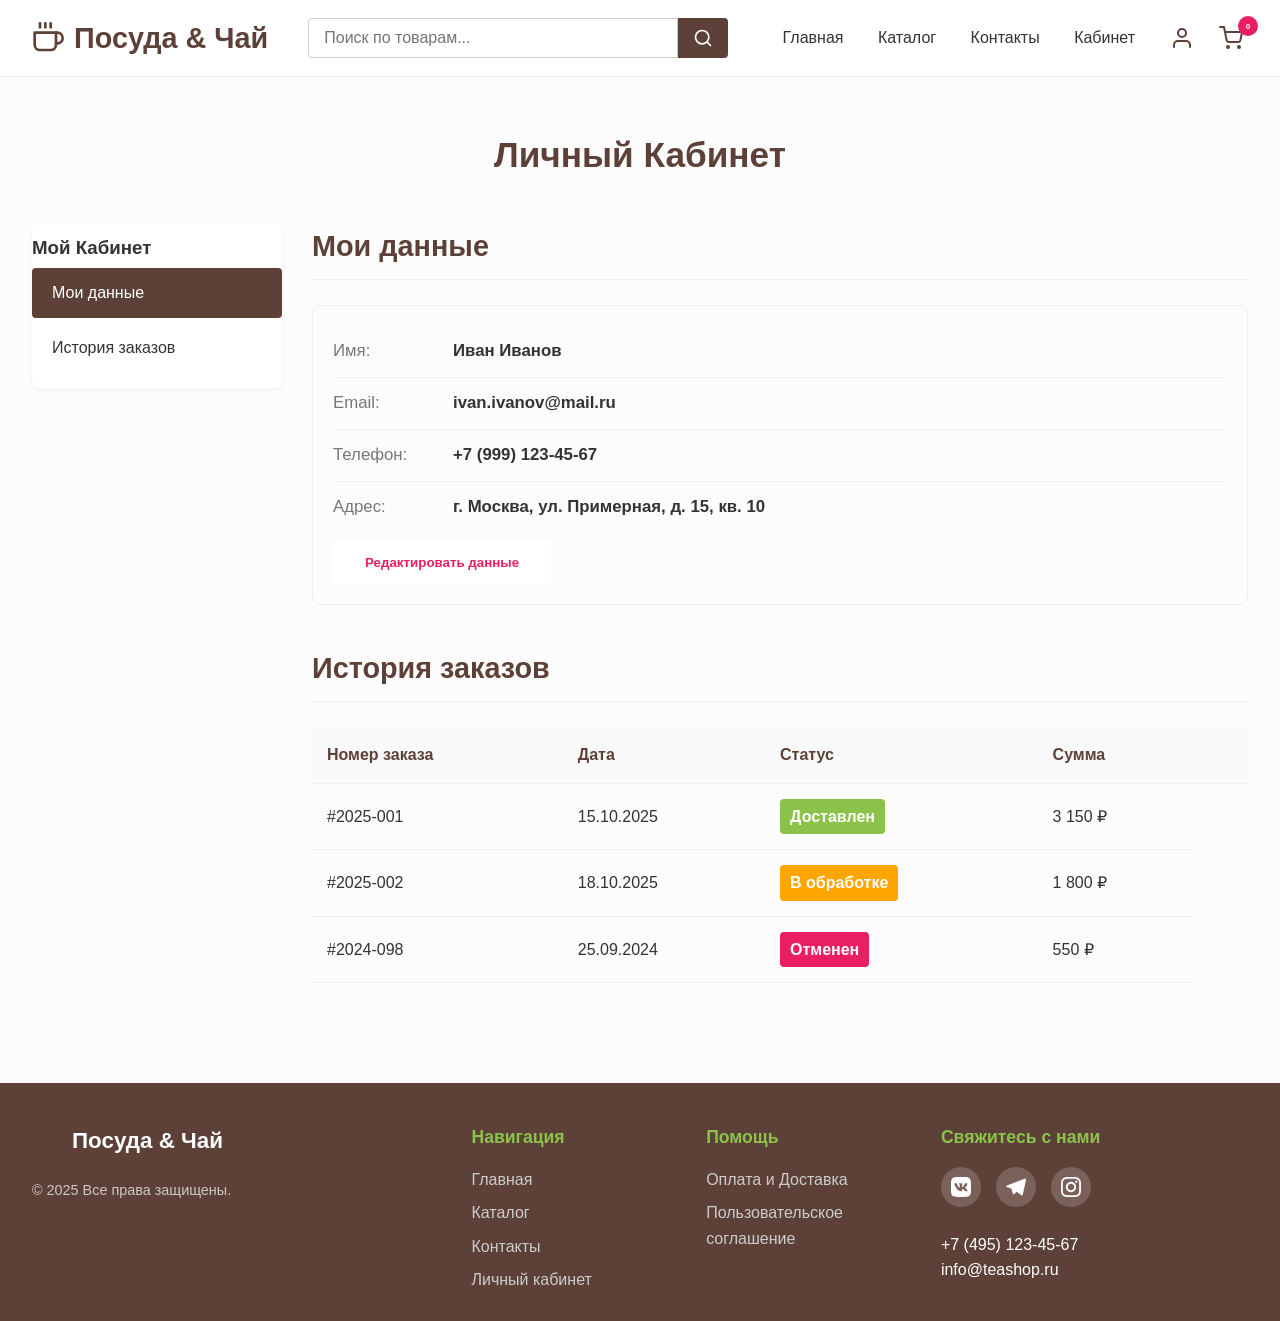
<file: account.html>
<!DOCTYPE html>
<html lang="ru">
<head>
    <meta charset="UTF-8">
    <meta name="viewport" content="width=device-width, initial-scale=1.0">
    <title>Личный Кабинет | Посуда и Чай</title>
    <link rel="stylesheet" href="style.css">
</head>
<body>
    <header>
        <div class="container header-content">
            <a href="index.html" class="logo-link">
                <h1 class="logo">
                    <img src="img/coffee.svg" alt="Логотип" class="logo-icon">
                    Посуда & Чай
                </h1>
            </a>
            
            <div class="search-bar">
                <input type="text" id="search-input-main" placeholder="Поиск по товарам...">
                <button id="search-btn-main">
                    <img src="img/search.svg" alt="Поиск">
                </button>
            </div>
            
            <nav class="main-nav">
                <a href="index.html">Главная</a>
                <a href="catalog.html">Каталог</a>
                <a href="contact.html">Контакты</a>
                <a href="account.html">Кабинет</a>
            </nav>

            <div class="header-actions">
                <a href="login.html" class="icon-btn" title="Личный кабинет">
                    <img src="img/user.svg" alt="Личный кабинет">
                </a>
                <button id="cart-btn" class="icon-btn cart-btn" title="Корзина">
                    <img src="img/shopping-cart.svg" alt="Корзина">
                    <span id="cart-count">0</span>
                </button>
                <button id="menu-toggle" class="icon-btn menu-toggle" title="Меню">
                    <img src="img/menu.svg" alt="Меню">
                </button>
            </div>
        </div>
    </header>

    <nav id="mobile-menu" class="mobile-nav">
        <a href="index.html">Главная</a>
        <a href="catalog.html">Каталог</a>
        <a href="contact.html">Контакты</a>
        <a href="account.html">Кабинет</a>
    </nav>

    <main>
        <div class="container section">
            <h2 class="section-title">Личный Кабинет</h2>
            
            <div class="account-layout">
                
                <aside class="account-sidebar" style="position: sticky; top: 100px;">
                    <h3>Мой Кабинет</h3>
                    <ul>
                        <li><a href="#profile" class="active">Мои данные</a></li>
                        <li><a href="#orders">История заказов</a></li> 
                    </ul>
                </aside>
                
                <div class="account-content">
                    
                    <h3 id="profile">Мои данные</h3>
                    
                    <div class="profile-info">
                        <div class="profile-info-item">
                            <span>Имя:</span>
                            <strong>Иван Иванов</strong>
                        </div>
                        <div class="profile-info-item">
                            <span>Email:</span>
                            <strong>ivan.ivanov@mail.ru</strong>
                        </div>
                        <div class="profile-info-item">
                            <span>Телефон:</span>
                            <strong>+7 (999) 123-45-67</strong>
                        </div>
                        <div class="profile-info-item">
                            <span>Адрес:</span>
                            <strong>г. Москва, ул. Примерная, д. 15, кв. 10</strong>
                        </div>
                        <button class="secondary-btn" style="margin-top: 20px; max-width: 300px;">Редактировать данные</button>
                    </div>

                    <form class="account-form" id="password-form">
                        <label for="current-password">Текущий пароль</label>
                        <input type="password" id="current-password" placeholder="Введите текущий пароль" required>
                        
                        <label for="new-password">Новый пароль</label>
                        <input type="password" id="new-password" placeholder="Придумайте новый пароль" required>

                        <label for="confirm-password">Повторите новый пароль</label>
                        <input type="password" id="confirm-password" placeholder="Повторите новый пароль" required>

                        <button type="submit" class="secondary-btn" style="max-width: 300px; margin-top: 20px;">Изменить пароль</button>
                    </form>

                    <h3 id="orders" style="margin-top: 40px;">История заказов</h3>
                    
                    <table class="order-table">
                        <thead>
                            <tr>
                                <th>Номер заказа</th>
                                <th>Дата</th>
                                <th>Статус</th>
                                <th>Сумма</th>
                                <th></th>
                            </tr>
                        </thead>
                        <tbody>
                            <tr>
                                <td>#2025-001</td>
                                <td>15.10.2025</td>
                                <td><span class="order-status delivered">Доставлен</span></td>
                                <td>3 150 ₽</td>
                            </tr>
                            <tr>
                                <td>#2025-002</td>
                                <td>18.10.2025</td>
                                <td><span class="order-status processing">В обработке</span></td>
                                <td>1 800 ₽</td>
                            </tr>
                            <tr>
                                <td>#2024-098</td>
                                <td>25.09.2024</td>
                                <td><span class="order-status cancelled">Отменен</span></td>
                                <td>550 ₽</td>
                            </tr>
                        </tbody>
                    </table>

                </div>
            </div>
        </div>
    </main>
    
    <div id="cart-modal" class="modal">
        </div>

    <footer>
        <div class="container footer-grid">
             <div class="footer-column footer-logo-info">
                <h3 class="logo">
                    <img src="img/coffee.svg" alt="" class="logo-icon-footer">
                    Посуда & Чай
                </h3>
                <p class="copyright-text">&copy; 2025 Все права защищены.</p>
            </div>
            <div class="footer-column">
                <h4>Навигация</h4>
                <ul>
                    <li><a href="index.html">Главная</a></li>
                    <li><a href="catalog.html">Каталог</a></li>
                    <li><a href="contact.html">Контакты</a></li>
                     <li><a href="account.html">Личный кабинет</a></li>
                </ul>
            </div>
            <div class="footer-column">
                <h4>Помощь</h4>
                <ul>
                    <li><a href="payment_delivery.html">Оплата и Доставка</a></li> 
                    <li><a href="agreement.html">Пользовательское соглашение</a></li>
                </ul>
            </div>
            <div class="footer-column footer-social">
                <h4>Свяжитесь с нами</h4>
                <div class="social-icons">
                    <a href="#" class="social-icon" title="VK">
                        <img src="img/vk.svg" alt="VK">
                    </a> 
                    <a href="#" class="social-icon" title="Telegram">
                        <img src="img/telegram.svg" alt="Telegram">
                    </a>
                    <a href="#" class="social-icon" title="Instagram">
                        <img src="img/instagram.svg" alt="Instagram">
                    </a>
                </div>
                <p>+7 (495) 123-45-67</p>
                <p>info@teashop.ru</p>
            </div>
        </div>
    </footer>

    <script src="script.js"></script>
</body>
</html>
</file>
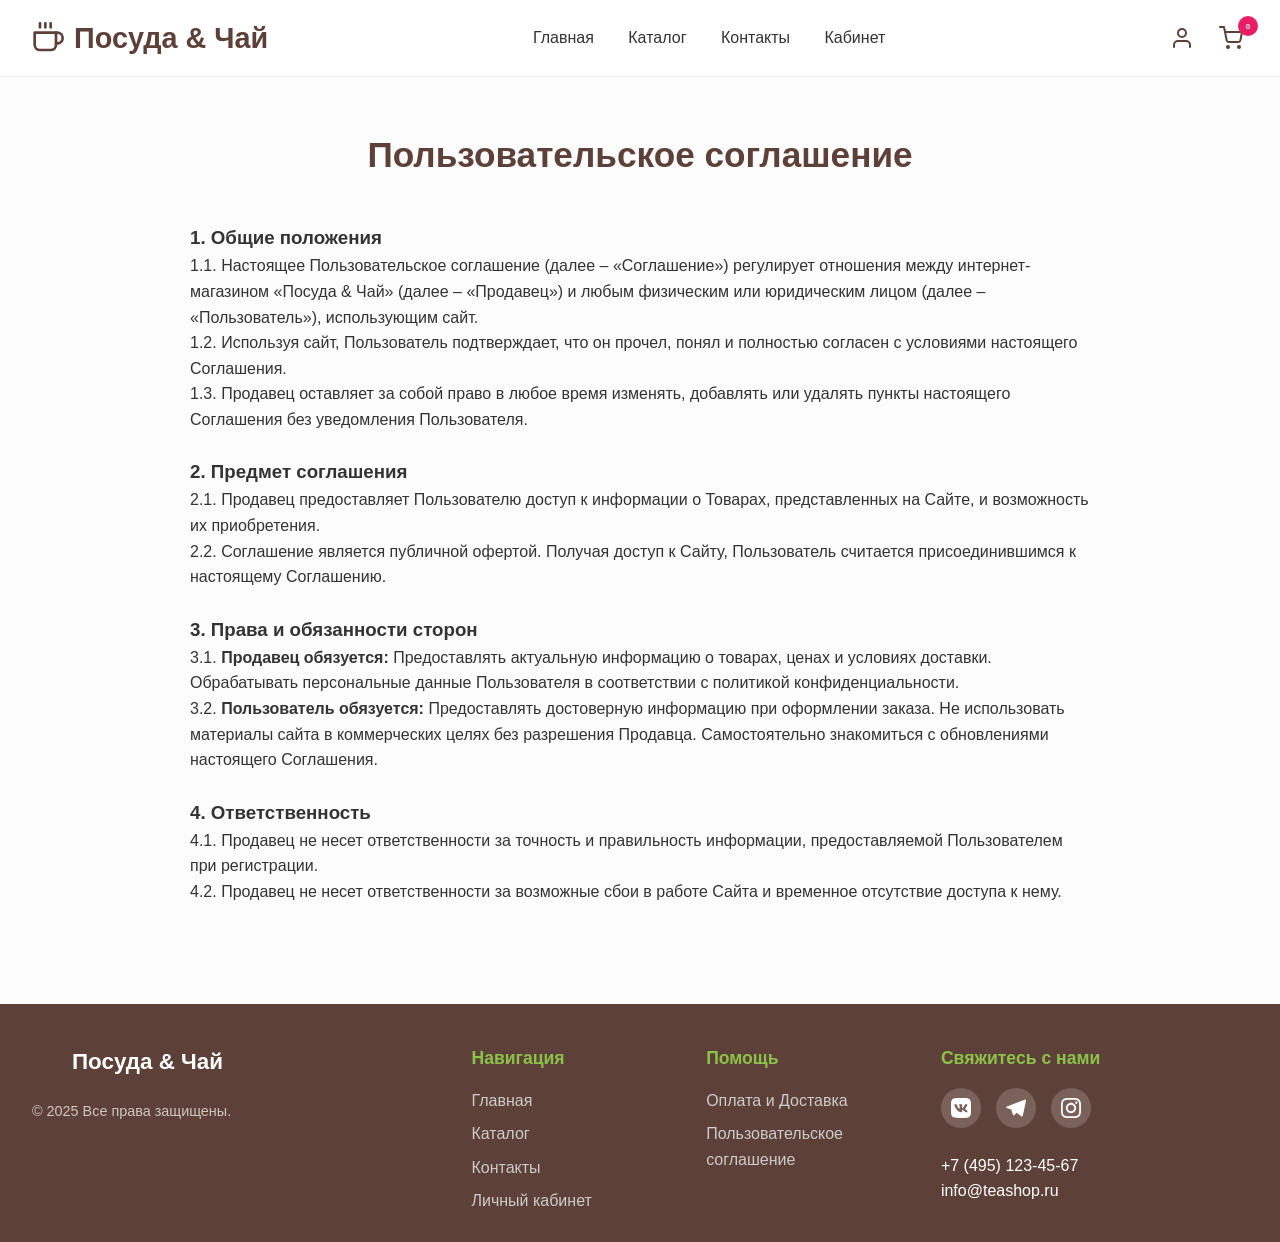
<file: agreement.html>
<!DOCTYPE html>
<html lang="ru">
<head>
    <meta charset="UTF-8">
    <meta name="viewport" content="width=device-width, initial-scale=1.0">
    <title>Пользовательское соглашение | Посуда и Чай</title>
    <link rel="stylesheet" href="style.css">
</head>
<body>
    <header>
        <div class="container header-content">
            <a href="index.html" class="logo-link">
                <h1 class="logo">
                    <img src="img/coffee.svg" alt="Логотип" class="logo-icon">
                    Посуда & Чай
                </h1>
            </a>
            
            <nav class="main-nav">
                <a href="index.html">Главная</a>
                <a href="catalog.html">Каталог</a>
                <a href="contact.html">Контакты</a>
                <a href="account.html">Кабинет</a>
            </nav>

            <div class="header-actions">
                <a href="login.html" class="icon-btn" title="Личный кабинет"><img src="img/user.svg" alt="Личный кабинет"></a>
                <button id="cart-btn" class="icon-btn cart-btn" title="Корзина">
                    <img src="img/shopping-cart.svg" alt="Корзина">
                    <span id="cart-count">0</span>
                </button>
                <button id="menu-toggle" class="icon-btn menu-toggle" title="Меню">
                    <img src="img/menu.svg" alt="Меню">
                </button>
            </div>
        </div>
    </header>

    <nav id="mobile-menu" class="mobile-nav">
        <a href="index.html">Главная</a>
        <a href="catalog.html">Каталог</a>
        <a href="contact.html">Контакты</a>
        <a href="account.html">Кабинет</a>
    </nav>

    <main>
        <div class="container section">
            <h2 class="section-title">Пользовательское соглашение</h2>
            
            <div class="info-block" style="max-width: 900px; margin: 0 auto;">
                <h3>1. Общие положения</h3>
                <p>1.1. Настоящее Пользовательское соглашение (далее – «Соглашение») регулирует отношения между интернет-магазином «Посуда & Чай» (далее – «Продавец») и любым физическим или юридическим лицом (далее – «Пользователь»), использующим сайт.</p>
                <p>1.2. Используя сайт, Пользователь подтверждает, что он прочел, понял и полностью согласен с условиями настоящего Соглашения.</p>
                <p>1.3. Продавец оставляет за собой право в любое время изменять, добавлять или удалять пункты настоящего Соглашения без уведомления Пользователя.</p>

                <h3 style="margin-top: 25px;">2. Предмет соглашения</h3>
                <p>2.1. Продавец предоставляет Пользователю доступ к информации о Товарах, представленных на Сайте, и возможность их приобретения.</p>
                <p>2.2. Соглашение является публичной офертой. Получая доступ к Сайту, Пользователь считается присоединившимся к настоящему Соглашению.</p>

                <h3 style="margin-top: 25px;">3. Права и обязанности сторон</h3>
                <p>3.1. <strong>Продавец обязуется:</strong> Предоставлять актуальную информацию о товарах, ценах и условиях доставки. Обрабатывать персональные данные Пользователя в соответствии с политикой конфиденциальности.</p>
                <p>3.2. <strong>Пользователь обязуется:</strong> Предоставлять достоверную информацию при оформлении заказа. Не использовать материалы сайта в коммерческих целях без разрешения Продавца. Самостоятельно знакомиться с обновлениями настоящего Соглашения.</p>
                
                <h3 style="margin-top: 25px;">4. Ответственность</h3>
                <p>4.1. Продавец не несет ответственности за точность и правильность информации, предоставляемой Пользователем при регистрации.</p>
                <p>4.2. Продавец не несет ответственности за возможные сбои в работе Сайта и временное отсутствие доступа к нему.</p>
            </div>
        </div>
    </main>

    <div id="cart-modal" class="modal">
        </div>
    
    <footer>
        <div class="container footer-grid">
             <div class="footer-column footer-logo-info">
                <h3 class="logo">
                    <img src="img/coffee.svg" alt="" class="logo-icon-footer">
                    Посуда & Чай
                </h3>
                <p class="copyright-text">&copy; 2025 Все права защищены.</p>
            </div>
            <div class="footer-column">
                <h4>Навигация</h4>
                <ul>
                    <li><a href="index.html">Главная</a></li>
                    <li><a href="catalog.html">Каталог</a></li>
                    <li><a href="contact.html">Контакты</a></li>
                     <li><a href="account.html">Личный кабинет</a></li>
                </ul>
            </div>
            <div class="footer-column">
                <h4>Помощь</h4>
                <ul>
                    <li><a href="payment_delivery.html">Оплата и Доставка</a></li> 
                    <li><a href="agreement.html">Пользовательское соглашение</a></li>
                </ul>
            </div>
            <div class="footer-column footer-social">
                <h4>Свяжитесь с нами</h4>
                <div class="social-icons">
                    <a href="#" class="social-icon" title="VK">
                        <img src="img/vk.svg" alt="VK">
                    </a> 
                    <a href="#" class="social-icon" title="Telegram">
                        <img src="img/telegram.svg" alt="Telegram">
                    </a>
                    <a href="#" class="social-icon" title="Instagram">
                        <img src="img/instagram.svg" alt="Instagram">
                    </a>
                </div>
                <p>+7 (495) 123-45-67</p>
                <p>info@teashop.ru</p>
            </div>
        </div>
    </footer>

    <script src="script.js"></script> 
</body>
</html>
</file>
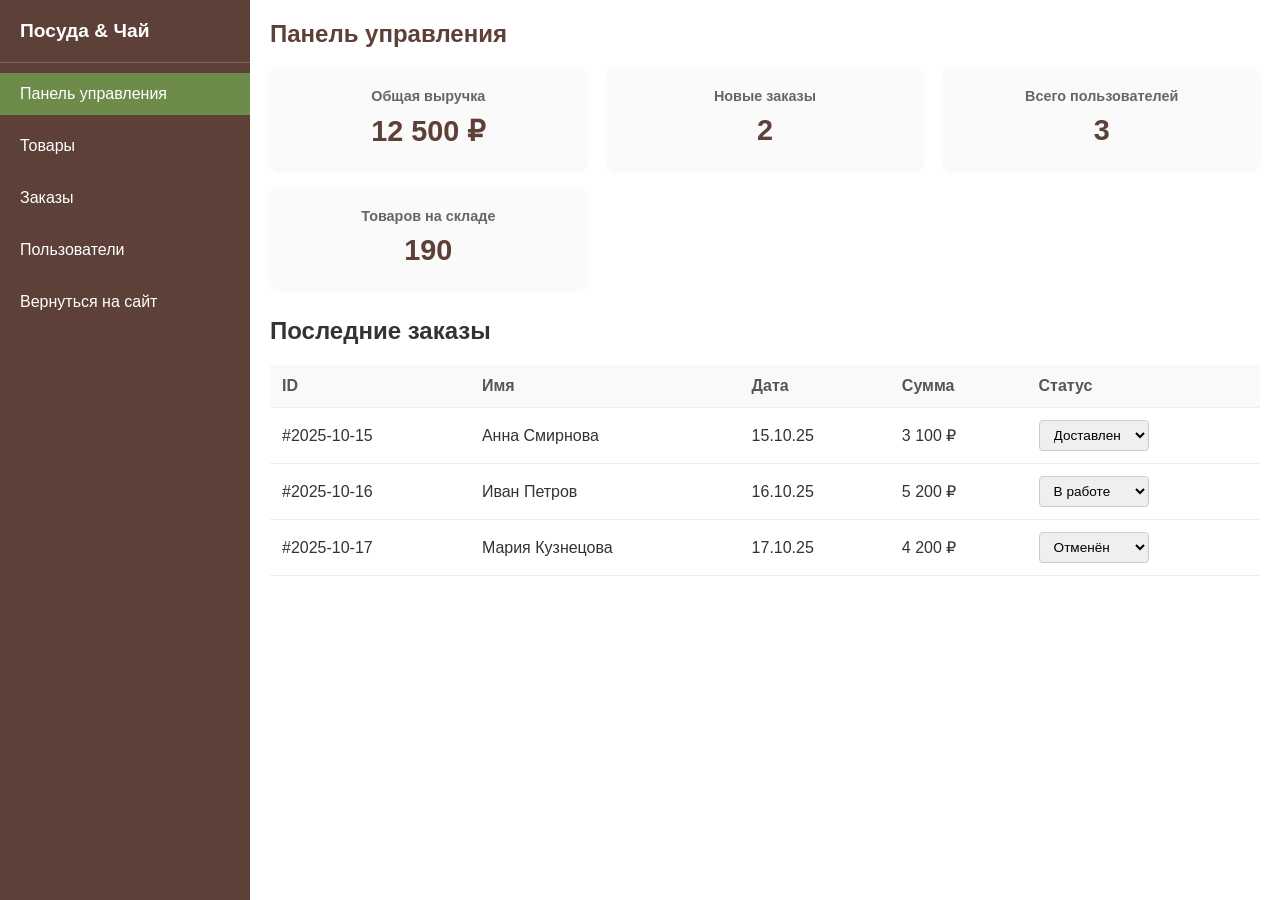
<file: qwe.html>
<!DOCTYPE html>
<html lang="ru">
<head>
  <meta charset="UTF-8" />
  <meta name="viewport" content="width=device-width, initial-scale=1.0" />
  <title>Панель управления — Посуда & Чай</title>
  <style>
    * {
      margin: 0;
      padding: 0;
      box-sizing: border-box;
    }

    body {
      font-family: 'Segoe UI', Tahoma, Geneva, Verdana, sans-serif;
      background-color: #f5f5f5;
      color: #333;
    }

    .admin-panel {
      display: flex;
      height: 100vh;
      max-width: 1920px;
      margin: 0 auto;
    }

    .sidebar {
      width: 250px;
      background-color: #5d4037;
      color: white;
      padding: 20px 0;
      display: flex;
      flex-direction: column;
      gap: 10px;
    }

    .sidebar h2 {
      padding: 0 20px 20px;
      font-size: 1.2rem;
      border-bottom: 1px solid rgba(255, 255, 255, 0.2);
    }

    .sidebar a {
      padding: 12px 20px;
      color: white;
      text-decoration: none;
      transition: background 0.2s;
      font-weight: 500;
    }

    .sidebar a:hover,
    .sidebar a.active {
      background-color: #6d8c4a;
      color: white;
    }

    .main-content {
      flex: 1;
      padding: 20px;
      background-color: #fff;
      overflow-y: auto;
    }

    .header {
      font-size: 1.5rem;
      margin-bottom: 20px;
      color: #5d4037;
    }

    .stats-grid {
      display: grid;
      grid-template-columns: repeat(auto-fit, minmax(250px, 1fr));
      gap: 20px;
      margin-bottom: 30px;
    }

    .stat-card {
      background: #fafafa;
      border-radius: 8px;
      padding: 20px;
      box-shadow: 0 2px 5px rgba(0, 0, 0, 0.05);
      text-align: center;
    }

    .stat-card h3 {
      font-size: 0.9rem;
      color: #666;
      margin-bottom: 10px;
    }

    .stat-card .value {
      font-size: 1.8rem;
      font-weight: bold;
      color: #5d4037;
    }

    .orders-table {
      width: 100%;
      border-collapse: collapse;
      margin-top: 20px;
    }

    .orders-table th,
    .orders-table td {
      padding: 12px;
      text-align: left;
      border-bottom: 1px solid #eee;
    }

    .orders-table th {
      background-color: #f9f9f9;
      font-weight: 600;
      color: #555;
    }

    .status-badge {
      padding: 6px 12px;
      border-radius: 20px;
      font-size: 0.85rem;
      font-weight: 600;
      color: white;
      min-width: 90px;
      text-align: center;
    }

    .status-processing { background-color: #ff9800; } 
    .status-delivered { background-color: #6d8c4a; }  
    .status-cancelled { background-color: #f44336; }  

    .status-select {
      padding: 6px 10px;
      border-radius: 4px;
      border: 1px solid #ccc;
      font-size: 0.85rem;
      cursor: pointer;
    }

    /* Адаптивность */
    @media (max-width: 768px) {
      .admin-panel {
        flex-direction: column;
      }
      .sidebar {
        width: 100%;
        flex-direction: row;
        flex-wrap: wrap;
        padding: 10px;
      }
      .sidebar a {
        flex: 1;
        text-align: center;
        padding: 10px;
      }
      .stats-grid {
        grid-template-columns: 1fr;
      }
      .orders-table {
        font-size: 0.85rem;
      }
    }
  </style>
</head>
<body>
  <div class="admin-panel">
    <aside class="sidebar">
      <h2>Посуда & Чай</h2>
      <a href="#" class="active">Панель управления</a>
      <a href="#">Товары</a>
      <a href="#">Заказы</a>
      <a href="#">Пользователи</a>
      <a href="#">Вернуться на сайт</a>
    </aside>

    <main class="main-content">
      <h1 class="header">Панель управления</h1>

      <div class="stats-grid">
        <div class="stat-card">
          <h3>Общая выручка</h3>
          <div class="value">12 500 ₽</div>
        </div>
        <div class="stat-card">
          <h3>Новые заказы</h3>
          <div class="value">2</div>
        </div>
        <div class="stat-card">
          <h3>Всего пользователей</h3>
          <div class="value">3</div>
        </div>
        <div class="stat-card">
          <h3>Товаров на складе</h3>
          <div class="value">190</div>
        </div>
      </div>

      <h2 style="margin: 20px 0 10px;">Последние заказы</h2>
      <table class="orders-table">
        <thead>
          <tr>
            <th>ID</th>
            <th>Имя</th>
            <th>Дата</th>
            <th>Сумма</th>
            <th>Статус</th>
          </tr>
        </thead>
        <tbody>
          <tr>
            <td>#2025-10-15</td>
            <td>Анна Смирнова</td>
            <td>15.10.25</td>
            <td>3 100 ₽</td>
            <td>
              <select class="status-select" onchange="updateStatus(this, 'delivered')">
                <option value="processing">В работе</option>
                <option value="delivered" selected>Доставлен</option>
                <option value="cancelled">Отменён</option>
              </select>
            </td>
          </tr>
          <tr>
            <td>#2025-10-16</td>
            <td>Иван Петров</td>
            <td>16.10.25</td>
            <td>5 200 ₽</td>
            <td>
              <select class="status-select" onchange="updateStatus(this, 'processing')">
                <option value="processing" selected>В работе</option>
                <option value="delivered">Доставлен</option>
                <option value="cancelled">Отменён</option>
              </select>
            </td>
          </tr>
          <tr>
            <td>#2025-10-17</td>
            <td>Мария Кузнецова</td>
            <td>17.10.25</td>
            <td>4 200 ₽</td>
            <td>
              <select class="status-select" onchange="updateStatus(this, 'cancelled')">
                <option value="processing">В работе</option>
                <option value="delivered">Доставлен</option>
                <option value="cancelled" selected>Отменён</option>
              </select>
            </td>
          </tr>
        </tbody>
      </table>
    </main>
  </div>

  <script>
    function updateStatus(selectElement, currentStatus) {
      const value = selectElement.value;
      const badgeClass = `status-${value}`;


      console.log(`Статус изменён на: ${value}`);
    }
  </script>
</body>
</html>
</file>
<file: style.css>
:root {
    --primary-color: #5D4037; 
    --accent-color: #8BC34A; 
    --promo-color: #E91E63; 
    --secondary-color: #333;
    --background-color: #fcfcfc;
    --card-background: #fff;
    --text-color: #333;
    --border-color: #eee;
}

* { box-sizing: border-box; margin: 0; padding: 0; }

body {
    font-family: -apple-system, BlinkMacSystemFont, 'Segoe UI', Roboto, Helvetica, Arial, sans-serif;
    line-height: 1.6;
    background-color: var(--background-color);
    color: var(--text-color);
}

.container { width: 95%; max-width: 1400px; margin: 0 auto; }
.section { padding: 50px 0; }
.section-title { text-align: center; margin-bottom: 40px; font-size: 2.2em; color: var(--primary-color); }

header { background-color: var(--card-background); border-bottom: 1px solid var(--border-color); position: sticky; top: 0; z-index: 100; }
.header-content { display: flex; justify-content: space-between; align-items: center; padding: 15px 0; }
.logo { font-size: 1.8em; color: var(--primary-color); font-weight: 600; display: flex; align-items: center; }
.logo-icon { margin-right: 10px; }
.logo-link { text-decoration: none; }
.search-bar { display: flex; flex-grow: 1; margin: 0 40px; max-width: 500px; }
.search-bar input { padding: 10px 15px; border: 1px solid #ccc; border-radius: 4px 0 0 4px; width: 100%; font-size: 1em; }
.search-bar button { background-color: var(--primary-color); color: white; border: none; padding: 0 15px; border-radius: 0 4px 4px 0; cursor: pointer; display: flex; align-items: center; justify-content: center; }
.search-bar button img { vertical-align: middle; }
.main-nav a { text-decoration: none; color: var(--secondary-color); padding: 10px 15px; transition: color 0.3s; }
.main-nav a:hover { color: var(--accent-color); }
.header-actions { display: flex; align-items: center; }
.icon-btn { background: none; border: none; cursor: pointer; padding: 5px; margin-left: 15px; text-decoration: none; display: flex; align-items: center; justify-content: center; }
.icon-btn img { vertical-align: middle; }
.cart-btn { position: relative; }
#cart-count { position: absolute; top: -5px; right: -10px; background-color: var(--promo-color); color: white; border-radius: 50%; font-size: 0.6em; width: 20px; height: 20px; display: flex; justify-content: center; align-items: center; font-weight: bold; }
.menu-toggle { display: none; }

.mobile-nav { display: none; background-color: var(--secondary-color); position: absolute; width: 100%; z-index: 99; }
.mobile-nav.active { display: block; }
.mobile-nav a { color: white; padding: 15px 20px; display: block; text-decoration: none; border-bottom: 1px solid rgba(255, 255, 255, 0.1); }

.primary-btn { background-color: var(--accent-color); color: white; border: none; padding: 12px 25px; border-radius: 4px; cursor: pointer; transition: background-color 0.3s; text-decoration: none; font-size: 1em; }
.primary-btn:hover { background-color: #7CB342; }
.secondary-btn { background: white; color: var(--promo-color); border: 2px solid white; padding: 12px 30px; border-radius: 4px; text-decoration: none; transition: all 0.3s; font-weight: 600; }
.secondary-btn:hover { background-color: rgba(255, 255, 255, 0.9); }
.large-btn { padding: 15px 35px; font-size: 1.1em; }

.hero-section { background: url('img/hero.jpg') no-repeat center center/cover; padding: 120px 0; color: white; }
.hero-content { display: flex; min-height: 400px; }
.hero-text { max-width: 50%; background-color: rgba(0,0,0,0.5); padding: 30px; border-radius: 8px; }
.hero-text h1 { font-size: 3.5em; margin-bottom: 15px; line-height: 1.1; }
.hero-text p { font-size: 1.3em; margin-bottom: 30px; }

.category-grid { display: grid; grid-template-columns: repeat(4, 1fr); grid-template-rows: 250px; gap: 20px; }
.category-card { background-color: #f0f0f0; border-radius: 8px; overflow: hidden; position: relative; text-decoration: none; transition: transform 0.3s; display: block; background-size: cover; background-position: center; }
.category-card:hover { transform: translateY(-5px); }
.category-card.large { grid-column: span 2; background-image: url('img/service.jpg'); }
.category-card.medium { background-image: url('img/chai.jpg'); }
.category-card.small:nth-of-type(3) { background-image: url('img/elite.jpg'); }
.card-overlay { position: absolute; bottom: 0; left: 0; right: 0; padding: 15px; background: linear-gradient(to top, rgba(0, 0, 0, 0.7), transparent); color: white; font-weight: 600; font-size: 1.2em; }

.promo-banner { background-color: var(--promo-color); color: white; padding: 60px 0; text-align: center; margin: 40px 0; }
.promo-content h2 { font-size: 2.5em; margin-bottom: 10px; }

.about-section { background-color: #f7f7f7; padding: 60px 20px; margin-top: 40px; border-radius: 8px; text-align: center; }
.about-section p { max-width: 800px; margin: 0 auto 25px; line-height: 1.8; }

.product-grid { display: grid; grid-template-columns: repeat(auto-fill, minmax(280px, 1fr)); gap: 25px; }
.product-card { background: var(--card-background); border-radius: 8px; box-shadow: 0 2px 8px rgba(0, 0, 0, 0.08); display: flex; flex-direction: column; overflow: hidden; transition: transform 0.3s, box-shadow 0.3s; text-decoration: none; color: var(--text-color); }
.product-card:hover { transform: translateY(-5px); box-shadow: 0 5px 15px rgba(0, 0, 0, 0.15); }
.product-image { height: 220px; background-color: #f9f9f9; display: flex; justify-content: center; align-items: center; }
.product-image img { width: 100%; height: 100%; object-fit: cover; }
.product-info { padding: 20px; flex-grow: 1; display: flex; flex-direction: column; }
.product-info h3 { margin: 5px 0 10px; color: var(--primary-color); font-size: 1.1em; }
.description { font-size: 0.9em; color: #666; margin-bottom: 10px; min-height: 36px; flex-grow: 1; }
.rating { margin-bottom: 10px; line-height: 1; }
.rating-star { vertical-align: middle; }
.price { font-size: 1.4em; font-weight: bold; color: var(--promo-color); margin-bottom: 15px; }
.add-to-cart-btn { width: 100%; padding: 12px; border-radius: 4px; text-transform: uppercase; margin-top: auto; }


.catalog-layout { display: grid; grid-template-columns: 250px 1fr; gap: 30px; margin-top: 20px; }
.sidebar { background: var(--card-background); padding: 20px; border-radius: 8px; box-shadow: 0 2px 5px rgba(0, 0, 0, 0.05); height: fit-content; }
.filter-group { margin-bottom: 25px; border-top: 1px solid var(--border-color); padding-top: 20px; }
.filter-group:first-child { border-top: none; padding-top: 0; }
.filter-group h4 { margin-bottom: 12px; color: var(--primary-color); }
.filter-group label { display: block; margin-bottom: 8px; font-size: 0.95em; cursor: pointer; }
#reset-filters-btn { width: 100%; background-color: var(--secondary-color); }

.product-detail-layout { display: grid; grid-template-columns: 1fr 1fr; gap: 40px; margin-top: 30px; }
.product-detail-image { background-color: #f9f9f9; border-radius: 8px; height: 500px; display: flex; align-items: center; justify-content: center; }
.product-detail-image img { max-width: 100%; max-height: 100%; object-fit: contain; }
.product-detail-info h1 { font-size: 2.5em; color: var(--primary-color); margin-bottom: 15px; }
.product-detail-info .price { font-size: 2em; margin-bottom: 20px; }
.product-detail-info .rating { margin-bottom: 20px; }
.product-detail-info .description { font-size: 1.1em; line-height: 1.7; margin-bottom: 25px; }
#add-to-cart-detail-btn { padding: 15px 40px; font-size: 1.1em; }


.account-page { display: flex; justify-content: center; padding: 40px 0; }
.form-container { max-width: 450px; width: 100%; background: white; padding: 40px; border-radius: 8px; box-shadow: 0 4px 20px rgba(0,0,0,0.1); }
.form-toggle { display: flex; margin-bottom: 20px; border-bottom: 1px solid var(--border-color); }
.form-toggle button { flex: 1; padding: 15px; border: none; background: none; font-size: 1.1em; cursor: pointer; color: #999; }
.form-toggle button.active { color: var(--primary-color); border-bottom: 3px solid var(--primary-color); }
.account-form { display: none; }
.account-form.active { display: block; }
.account-form h3 { text-align: center; margin-bottom: 25px; color: var(--secondary-color); }
.account-form input { width: 100%; padding: 12px; margin-bottom: 15px; border: 1px solid #ccc; border-radius: 4px; }
.account-form button { width: 100%; }


.checkout-layout { display: grid; grid-template-columns: 2fr 1fr; gap: 30px; }
.checkout-form h3, .checkout-summary h3 { margin-bottom: 20px; border-bottom: 1px solid var(--border-color); padding-bottom: 10px; }
.checkout-form input[type="text"], .checkout-form input[type="email"], .checkout-form input[type="tel"] { width: 100%; padding: 12px; margin-bottom: 15px; border: 1px solid #ccc; border-radius: 4px; }
.checkout-form h3 { margin-top: 20px; }
.checkout-summary { background: #f9f9f9; padding: 20px; border-radius: 8px; }
#checkout-cart-items .cart-item { font-size: 0.9em; }


.contact-layout { display: grid; grid-template-columns: 1fr 1fr; gap: 40px; }
.contact-info p { margin-bottom: 10px; }
.social-icons-contact { margin-top: 20px; display: flex; gap: 15px; }
.contact-form-container input, .contact-form-container textarea { width: 100%; padding: 12px; margin-bottom: 15px; border: 1px solid #ccc; border-radius: 4px; }
.contact-form-container button { width: 100%; }


.modal { display: none; position: fixed; z-index: 101; left: 0; top: 0; width: 100%; height: 100%; background-color: rgba(0, 0, 0, 0.6); }
.modal-content { background-color: var(--card-background); margin: 15% auto; padding: 25px; border-radius: 8px; width: 90%; max-width: 600px; position: relative; }
.close-btn { color: #aaa; position: absolute; top: 10px; right: 20px; font-size: 28px; font-weight: bold; cursor: pointer; line-height: 1; }
.close-btn img { vertical-align: middle; }
#cart-items { list-style: none; padding: 0; margin-bottom: 20px; max-height: 40vh; overflow-y: auto; }
.cart-item { padding: 15px 0; border-bottom: 1px solid var(--border-color); display: flex; justify-content: space-between; align-items: center; }
.cart-item-info { flex-grow: 1; }
.cart-item-info span { display: block; }
.cart-item-info .item-name { font-weight: bold; }
.cart-item-controls { display: flex; align-items: center; }
.cart-item-controls button { background: #eee; border: none; width: 25px; height: 25px; cursor: pointer; border-radius: 4px; font-size: 1.2em; line-height: 1; }
.cart-item-controls .quantity { margin: 0 10px; }
.remove-item-btn { margin-left: 15px; background: none; border: none; color: var(--promo-color); cursor: pointer; font-size: 1.5em; line-height: 1; }
.cart-total { font-size: 1.2em; font-weight: bold; margin-top: 20px; border-top: 2px solid var(--accent-color); padding-top: 15px; text-align: right; }
.checkout-btn { display: block; text-align: center; margin-top: 20px; width: 100%; }


footer { background-color: var(--primary-color); color: white; padding: 40px 0 20px 0; margin-top: 50px; }
.footer-grid { display: grid; grid-template-columns: 2fr 1fr 1fr 1.5fr; gap: 30px; }
.footer-column h4 { font-size: 1.1em; margin-bottom: 15px; color: var(--accent-color); }
.footer-logo-info .logo { color: white; font-size: 1.4em; }
.logo-icon-footer { vertical-align: middle; margin-right: 8px; }
.copyright-text { font-size: 0.9em; margin-top: 20px; opacity: 0.7; }
.footer-column ul { list-style: none; }
.footer-column ul li a { color: #ccc; text-decoration: none; display: block; margin-bottom: 8px; transition: color 0.3s; }
.footer-column ul li a:hover { color: var(--accent-color); }
.social-icons { display: flex; gap: 15px; margin-bottom: 25px; }
.social-icon { display: inline-flex; justify-content: center; align-items: center; color: white; background-color: #7a615a; width: 40px; height: 40px; border-radius: 50%; text-decoration: none; transition: background-color 0.3s; }
.social-icon:hover { background-color: var(--accent-color); }
.social-icon img { vertical-align: middle; }

.account-layout {
    display: grid;
    grid-template-columns: 250px 1fr;
    gap: 30px;
    margin-top: 20px;
    align-items: flex-start; 
}
.account-sidebar {
    background: var(--card-background);
    padding: 10px 0;
    border-radius: 8px;
    box-shadow: 0 2px 5px rgba(0, 0, 0, 0.05);
    height: fit-content;
}
.account-sidebar ul {
    list-style: none;
    padding: 0;
}
.account-sidebar ul li a {
    display: block;
    padding: 12px 20px;
    margin: 5px 0;
    text-decoration: none;
    color: var(--secondary-color);
    border-radius: 4px;
    transition: background-color 0.2s, color 0.2s;
}
.account-sidebar ul li a:hover, .account-sidebar ul li a.active {
    background-color: var(--primary-color);
    color: white;
}
.account-content h3 {
    margin-top: 0;
    margin-bottom: 25px;
    font-size: 1.8em;
    color: var(--primary-color);
    border-bottom: 1px solid var(--border-color);
    padding-bottom: 10px;
}
.account-form label {
    display: block;
    font-weight: 600;
    margin-top: 15px;
    margin-bottom: 5px;
    color: var(--primary-color);
}
.account-form input[type="text"], 
.account-form input[type="email"], 
.account-form input[type="tel"],
.account-form input[type="password"],
.account-form input[type="date"],
.account-form textarea {
    width: 100%;
    padding: 12px;
    border: 1px solid #ccc;
    border-radius: 4px;
    font-size: 1em;
    font-family: -apple-system, BlinkMacSystemFont, 'Segoe UI', Roboto, Helvetica, Arial, sans-serif;
    line-height: 1.6;
}


.order-table {
    width: 100%;
    border-collapse: collapse;
    margin-top: 20px;
}
.order-table th, .order-table td {
    padding: 15px;
    text-align: left;
    border-bottom: 1px solid var(--border-color);
}
.order-table th {
    background-color: #f9f9f9;
    font-weight: 600;
    color: var(--primary-color);
}
.order-table tbody tr:hover {
    background-color: #f5f5f5;
}
.order-status { 
    font-weight: bold; 
    padding: 5px 10px;
    border-radius: 4px;
    display: inline-block;
}
.order-status.delivered { 
    color: white; 
    background-color: var(--accent-color); 
}
.order-status.processing { 
    color: white;
    background-color: orange; 
}
.order-status.cancelled { 
    color: white;
    background-color: var(--promo-color); 
}
.account-greeting {
    text-align: center;
    font-size: 1.5em;
    margin-bottom: 30px;
    color: var(--secondary-color);
}
.account-grid {
    display: grid;
    grid-template-columns: repeat(auto-fill, minmax(200px, 1fr));
    gap: 20px;
    max-width: 900px;
    margin: 0 auto;
}
.account-card {
    background: var(--card-background);
    border: 1px solid var(--border-color);
    border-radius: 8px;
    padding: 25px 20px;
    text-align: center;
    text-decoration: none;
    color: var(--text-color);
    box-shadow: 0 2px 5px rgba(0,0,0,0.05);
    transition: transform 0.3s, box-shadow 0.3s;
}
.account-form label {
    display: block;
    font-weight: 600;
    margin-top: 15px;
    margin-bottom: 5px;
    color: var(--primary-color);
}
.account-card:hover {
    transform: translateY(-5px);
    box-shadow: 0 5px 15px rgba(0,0,0,0.1);
}
.account-card img {
    width: 48px;
    height: 48px;
    margin-bottom: 15px;
}
.account-card span {
    font-size: 1.1em;
    font-weight: 600;
    display: block;
}

.error-page {
    text-align: center;
    padding: 60px 20px;
    min-height: 50vh;
    display: flex;
    flex-direction: column;
    justify-content: center;
    align-items: center;
}
.error-page h1 {
    font-size: 10em;
    color: var(--primary-color);
    margin-bottom: 0;
    line-height: 1;
    opacity: 0.8;
}
.error-page h2 {
    font-size: 2.2em;
    color: var(--secondary-color);
    margin-bottom: 20px;
}
.error-page p {
    font-size: 1.1em;
    margin-bottom: 30px;
    max-width: 400px;
}
.profile-info {
    background-color: #fcfcfc;
    border: 1px solid var(--border-color);
    border-radius: 8px;
    padding: 20px;
}
.profile-info-item {
    display: flex;
    padding: 12px 0;
    border-bottom: 1px solid var(--border-color);
    font-size: 1.05em;
    flex-wrap: wrap; 
}
.profile-info-item span {
    display: inline-block;
    width: 120px;
    color: #777;
}
.profile-info-item strong {
    color: var(--text-color);
    font-weight: 600;
}
.profile-info-item:last-of-type {
    border-bottom: none;
    padding-bottom: 0;
}



@media (max-width: 992px) {
    .main-nav { display: none; }
    .menu-toggle { display: block; }
    .header-content { display: grid; grid-template-columns: 1fr auto; grid-template-areas: "logo actions" "search search"; gap: 10px; }
    .logo-link { grid-area: logo; }
    .header-actions { grid-area: actions; }
    .search-bar { grid-area: search; width: 100%; margin: 0; }
    .hero-text { max-width: 80%; }
    .category-grid { grid-template-columns: 1fr 1fr; grid-template-rows: 200px 200px; }
    .category-card.large { grid-column: span 2; }
    .catalog-layout, .product-detail-layout, .checkout-layout, .contact-layout { grid-template-columns: 1fr; }
    .footer-grid { grid-template-columns: 1fr 1fr; }
    .footer-logo-info, .footer-social { grid-column: span 2; text-align: center; }
    .footer-logo-info .logo { justify-content: center; }
    .social-icons { justify-content: center; }
    .account-layout { 
        grid-template-columns: 1fr; 
    }
    .order-table th:nth-child(2), .order-table td:nth-child(2) {
        display: none; 
    }
}

@media (max-width: 600px) {
    .section-title { font-size: 1.8em; }
    .hero-text { max-width: 100%; padding: 20px; }
    .hero-text h1 { font-size: 2.5em; }
    .category-grid { grid-template-columns: 1fr; grid-template-rows: 180px; }
    .category-card.large { grid-column: span 1; }
    .footer-grid { grid-template-columns: 1fr; }
    .footer-column { text-align: center; }
    .footer-logo-info, .footer-social { grid-column: span 1; }
}
</file>
